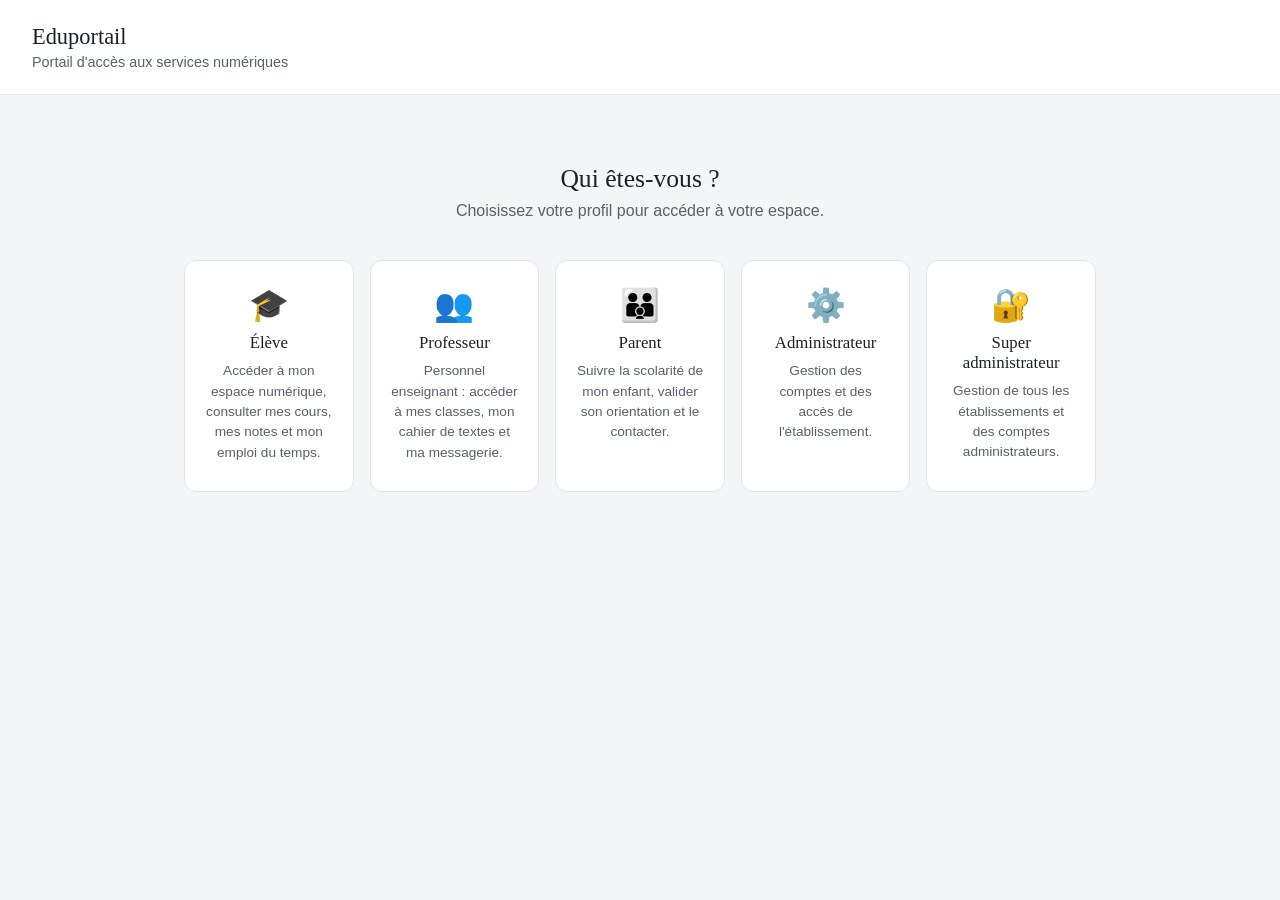
<file: index.html>
<!DOCTYPE html>
<html lang="fr">
<head>
  <meta charset="UTF-8">
  <title>Eduportail</title>
  <meta name="viewport" content="width=device-width, initial-scale=1.0">
  <link rel="stylesheet" href="css/styles.css">
</head>
<body>
  <header class="top-bar">
    <h1>Eduportail</h1>
    <p>Portail d'accès aux services numériques</p>
  </header>

  <main>
    <div class="intro">
      <h2>Qui êtes-vous ?</h2>
      <p>Choisissez votre profil pour accéder à votre espace.</p>
    </div>

    <div class="card-grid">
      <a class="card" href="espaces/eleve.html">
        <div class="icon">🎓</div>
        <h3>Élève</h3>
        <p>Accéder à mon espace numérique, consulter mes cours, mes notes et mon emploi du temps.</p>
      </a>

      <a class="card" href="espaces/professeur.html">
        <div class="icon">👥</div>
        <h3>Professeur</h3>
        <p>Personnel enseignant : accéder à mes classes, mon cahier de textes et ma messagerie.</p>
      </a>

      <a class="card" href="espaces/parent.html">
        <div class="icon">👪</div>
        <h3>Parent</h3>
        <p>Suivre la scolarité de mon enfant, valider son orientation et le contacter.</p>
      </a>

      <a class="card" href="espaces/administrateur.html">
        <div class="icon">⚙️</div>
        <h3>Administrateur</h3>
        <p>Gestion des comptes et des accès de l'établissement.</p>
      </a>

      <a class="card" href="espaces/super-administrateur.html">
        <div class="icon">🔐</div>
        <h3>Super administrateur</h3>
        <p>Gestion de tous les établissements et des comptes administrateurs.</p>
      </a>
    </div>
  </main>
</body>
</html>
</file>
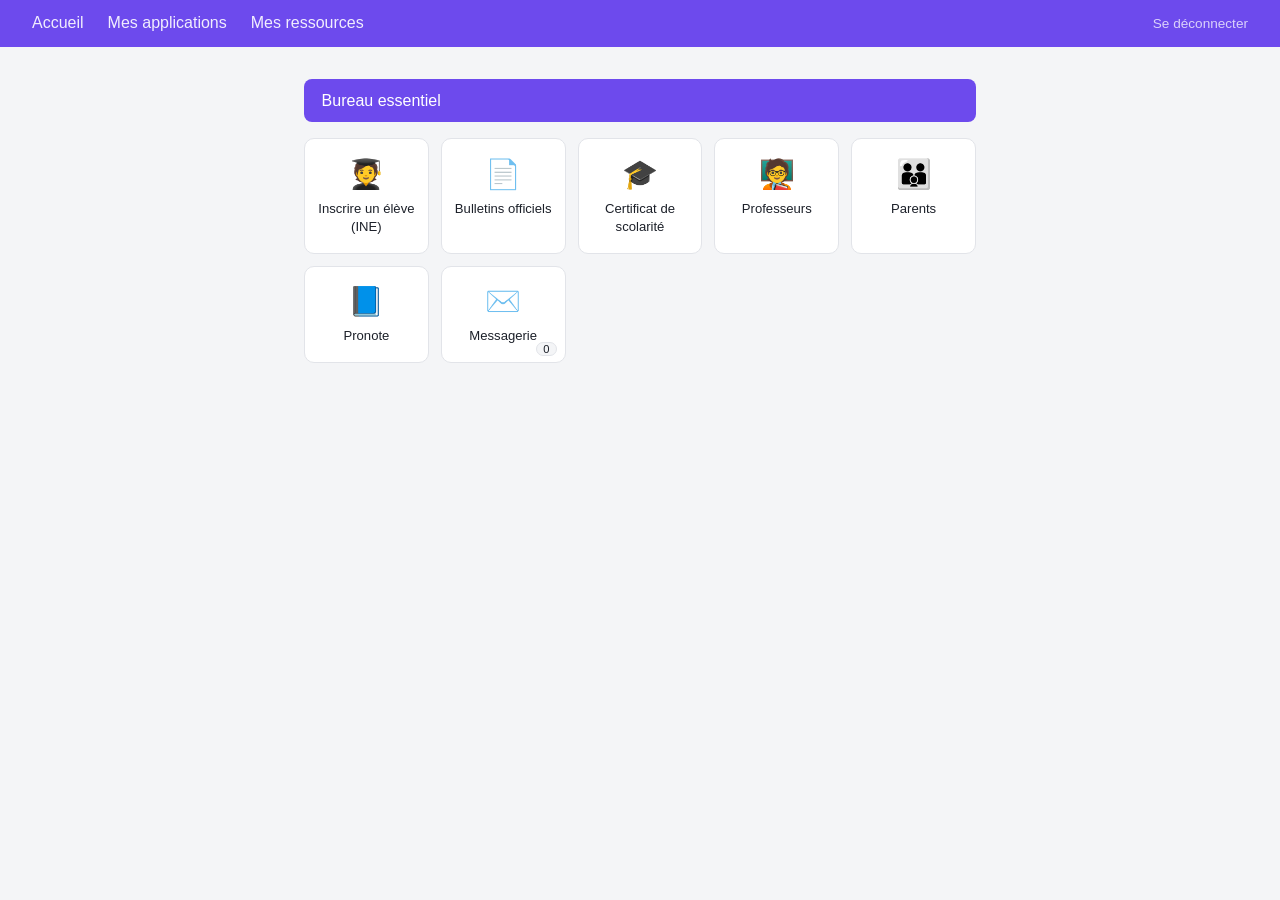
<file: administrateur-bureau.html>
<!DOCTYPE html>
<html lang="fr">
<head>
  <meta charset="UTF-8">
  <title>Eduportail — Bureau Administrateur</title>
  <meta name="viewport" content="width=device-width, initial-scale=1.0">
  <link rel="stylesheet" href="../css/styles.css">
</head>
<body class="espace-page theme-admin">
  <div class="bureau-topbar">
    <span>Accueil</span>
    <span>Mes applications</span>
    <span>Mes ressources</span>
    <a class="logout" href="../index.html">Se déconnecter</a>
  </div>

  <div class="bureau-body">
    <div class="section-label">Bureau essentiel</div>

    <div class="tile-grid">
      <a class="tile" href="#">
        <span class="icon">🧑‍🎓</span>
        <span class="label">Inscrire un élève (INE)</span>
      </a>

      <a class="tile" href="#">
        <span class="icon">📄</span>
        <span class="label">Bulletins officiels</span>
      </a>

      <a class="tile" href="#">
        <span class="icon">🎓</span>
        <span class="label">Certificat de scolarité</span>
      </a>

      <a class="tile" href="#">
        <span class="icon">🧑‍🏫</span>
        <span class="label">Professeurs</span>
      </a>

      <a class="tile" href="#">
        <span class="icon">👪</span>
        <span class="label">Parents</span>
      </a>

      <a class="tile" href="#">
        <span class="icon">📘</span>
        <span class="label">Pronote</span>
      </a>

      <a class="tile" href="#">
        <span class="icon">✉️</span>
        <span class="label">Messagerie</span>
        <span class="badge">0</span>
      </a>
    </div>
  </div>
</body>
</html>
</file>
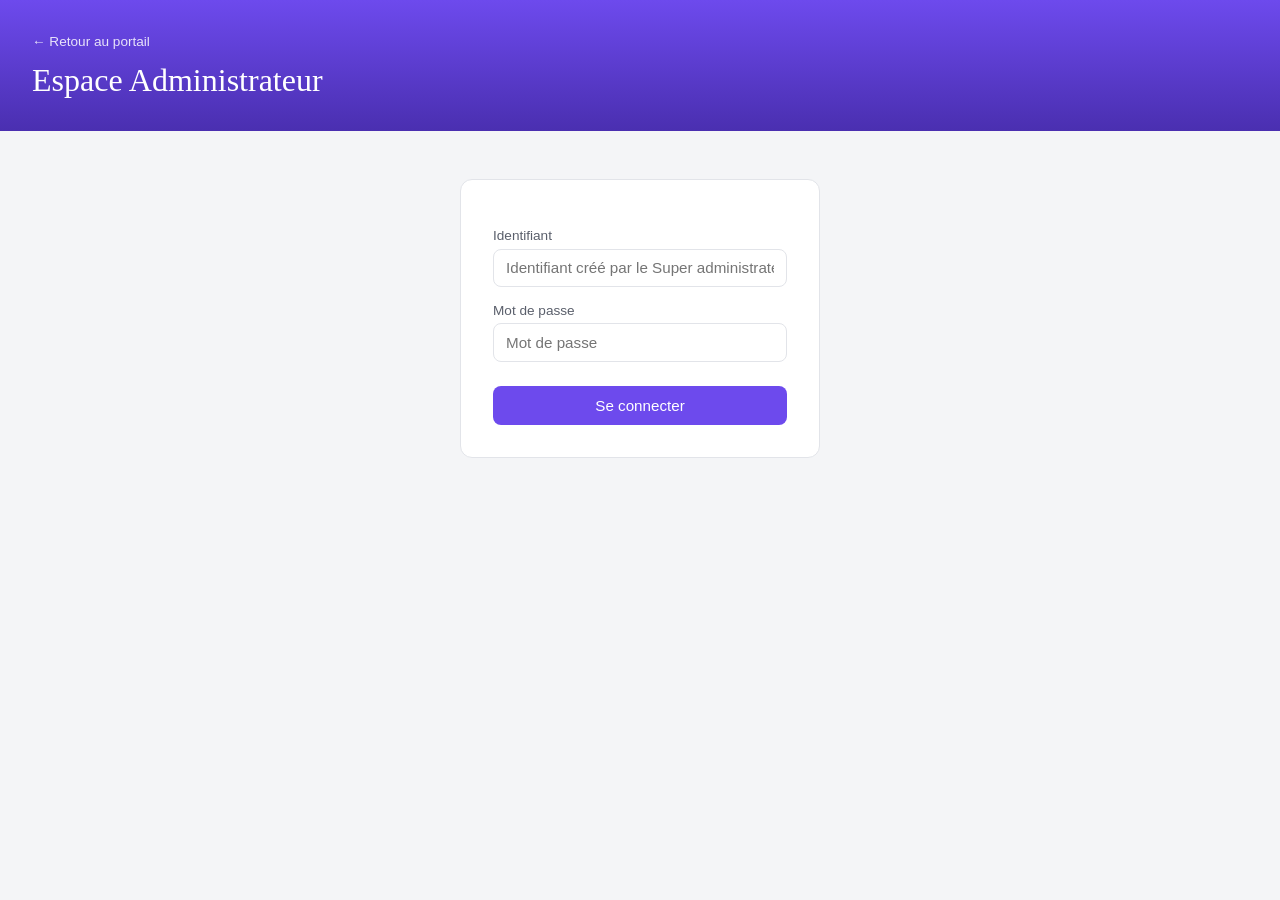
<file: administrateur.html>
<!DOCTYPE html>
<html lang="fr">
<head>
  <meta charset="UTF-8">
  <title>Eduportail — Espace Administrateur</title>
  <meta name="viewport" content="width=device-width, initial-scale=1.0">
  <link rel="stylesheet" href="../css/styles.css">
</head>
<body class="espace-page theme-admin">
  <div class="espace-header">
    <a class="back" href="../index.html">&larr; Retour au portail</a>
    <h1>Espace Administrateur</h1>
  </div>

  <div class="login-box">
    <form onsubmit="event.preventDefault(); window.location.href='administrateur-bureau.html';">
      <label for="identifiant">Identifiant</label>
      <input type="text" id="identifiant" name="identifiant" placeholder="Identifiant créé par le Super administrateur">

      <label for="mdp">Mot de passe</label>
      <input type="password" id="mdp" name="mdp" placeholder="Mot de passe">

      <button type="submit">Se connecter</button>
    </form>
  </div>
</body>
</html>
</file>
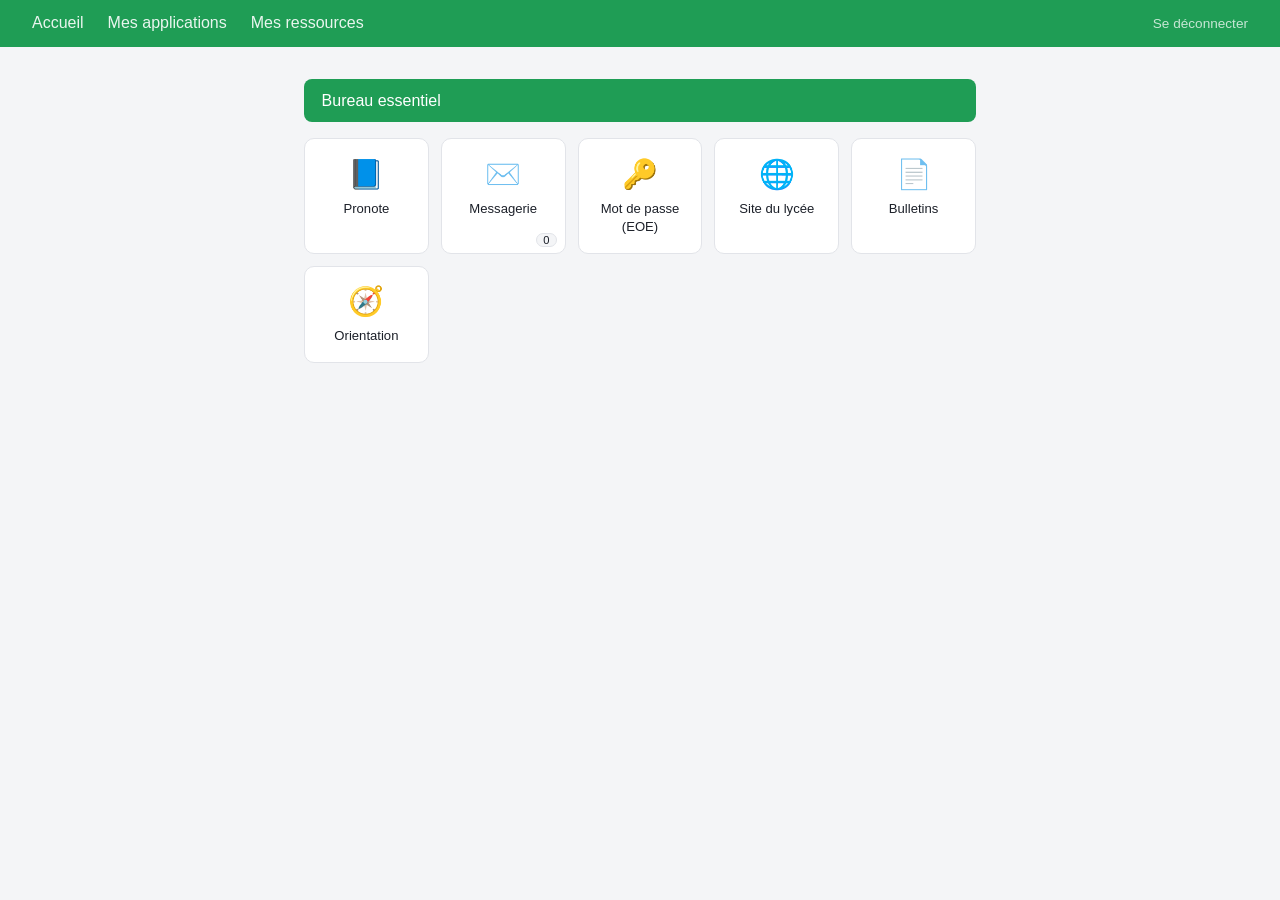
<file: eleve-bureau.html>
<!DOCTYPE html>
<html lang="fr">
<head>
  <meta charset="UTF-8">
  <title>Eduportail — Bureau Élève</title>
  <meta name="viewport" content="width=device-width, initial-scale=1.0">
  <link rel="stylesheet" href="../css/styles.css">
</head>
<body class="espace-page theme-eleve">
  <div class="bureau-topbar">
    <span>Accueil</span>
    <span>Mes applications</span>
    <span>Mes ressources</span>
    <a class="logout" href="../index.html">Se déconnecter</a>
  </div>

  <div class="bureau-body">
    <div class="section-label">Bureau essentiel</div>

    <div class="tile-grid">
      <a class="tile" href="#">
        <span class="icon">📘</span>
        <span class="label">Pronote</span>
      </a>

      <a class="tile" href="#">
        <span class="icon">✉️</span>
        <span class="label">Messagerie</span>
        <span class="badge">0</span>
      </a>

      <a class="tile" href="#">
        <span class="icon">🔑</span>
        <span class="label">Mot de passe (EOE)</span>
      </a>

      <a class="tile" href="#">
        <span class="icon">🌐</span>
        <span class="label">Site du lycée</span>
      </a>

      <a class="tile" href="#">
        <span class="icon">📄</span>
        <span class="label">Bulletins</span>
      </a>

      <a class="tile" href="#">
        <span class="icon">🧭</span>
        <span class="label">Orientation</span>
      </a>
    </div>
  </div>
</body>
</html>
</file>
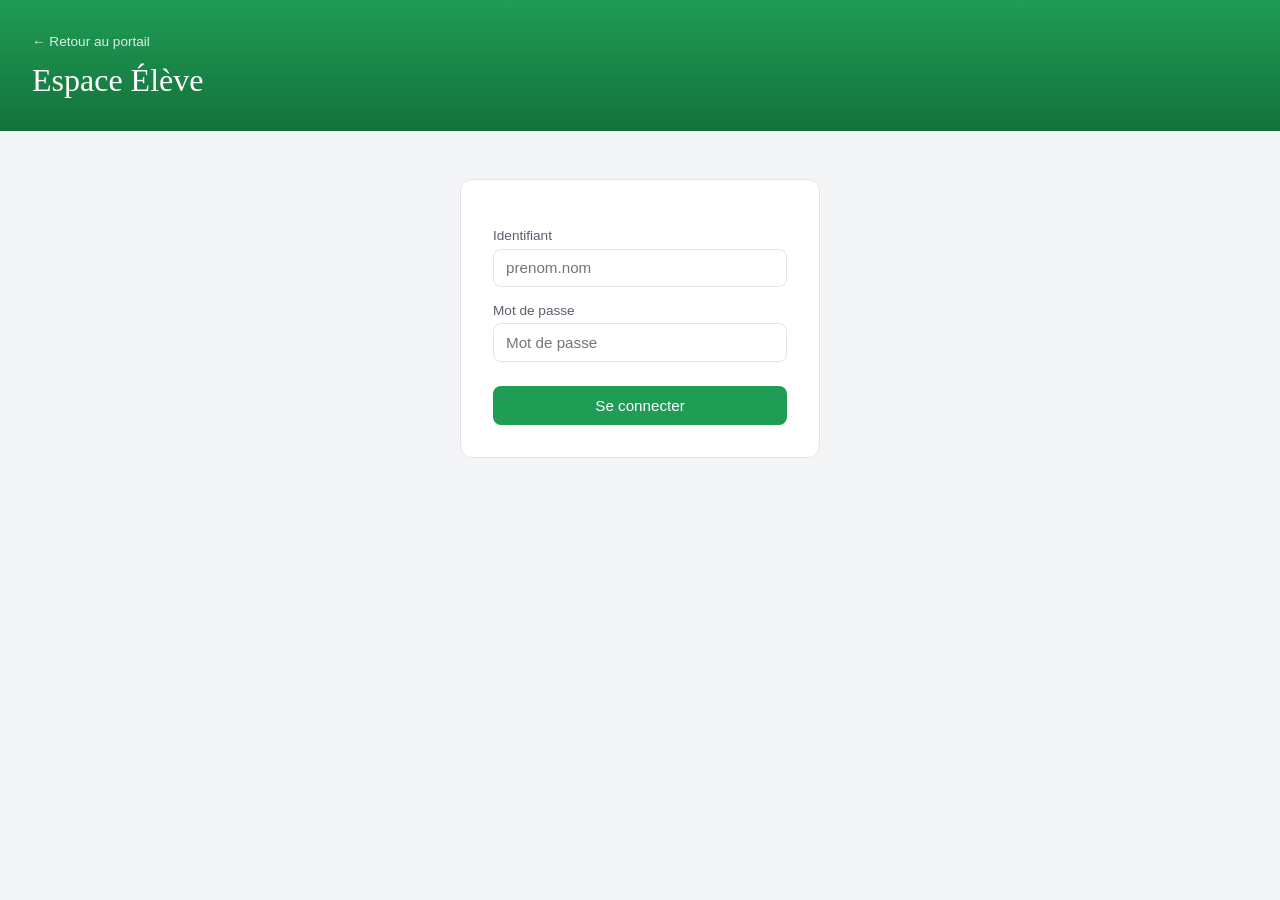
<file: eleve.html>
<!DOCTYPE html>
<html lang="fr">
<head>
  <meta charset="UTF-8">
  <title>Eduportail — Espace Élève</title>
  <meta name="viewport" content="width=device-width, initial-scale=1.0">
  <link rel="stylesheet" href="../css/styles.css">
</head>
<body class="espace-page theme-eleve">
  <div class="espace-header">
    <a class="back" href="../index.html">&larr; Retour au portail</a>
    <h1>Espace Élève</h1>
  </div>

  <div class="login-box">
    <form onsubmit="event.preventDefault(); window.location.href='eleve-bureau.html';">
      <label for="identifiant">Identifiant</label>
      <input type="text" id="identifiant" name="identifiant" placeholder="prenom.nom">

      <label for="mdp">Mot de passe</label>
      <input type="password" id="mdp" name="mdp" placeholder="Mot de passe">

      <button type="submit">Se connecter</button>
    </form>
  </div>
</body>
</html>
</file>
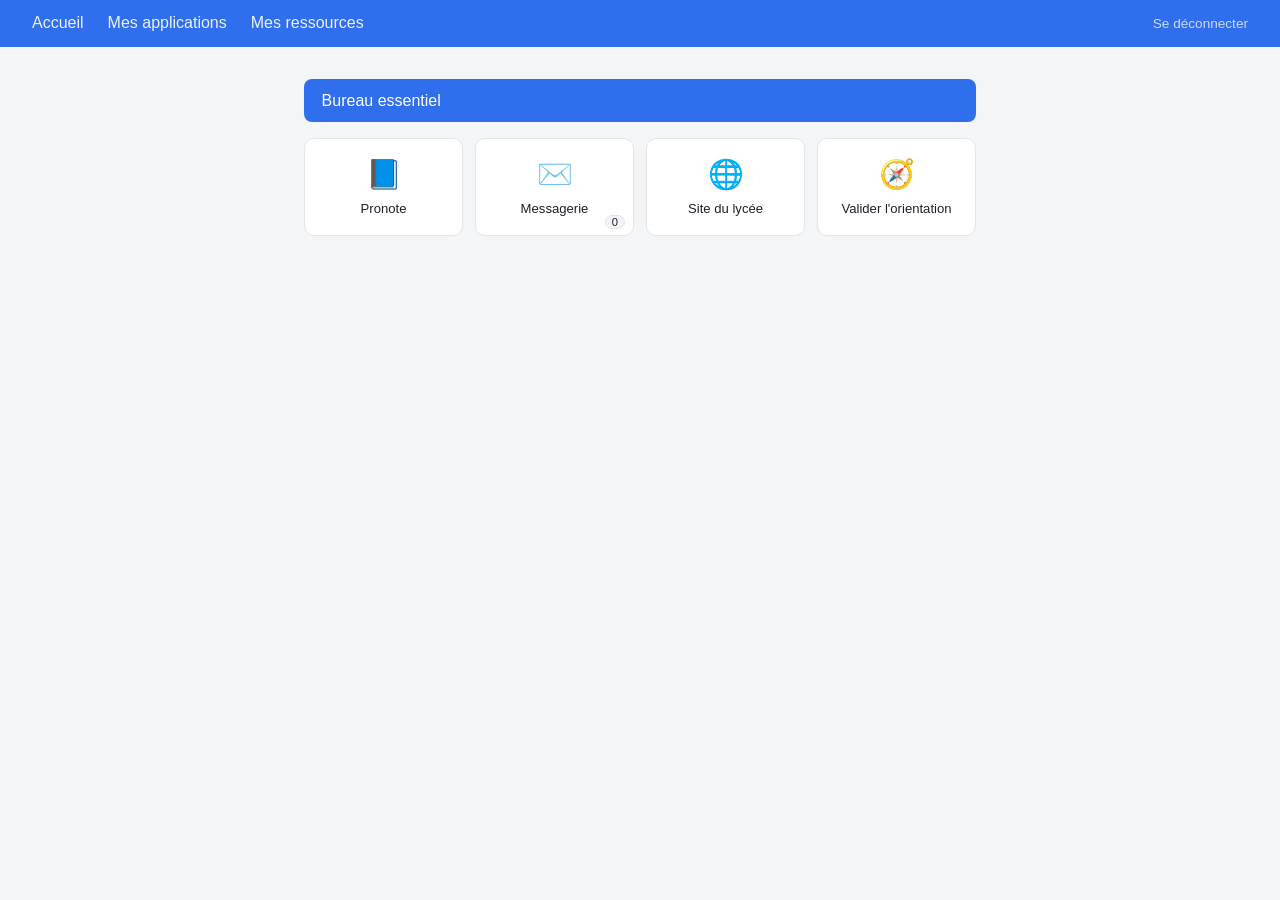
<file: parent-bureau.html>
<!DOCTYPE html>
<html lang="fr">
<head>
  <meta charset="UTF-8">
  <title>Eduportail — Bureau Parent</title>
  <meta name="viewport" content="width=device-width, initial-scale=1.0">
  <link rel="stylesheet" href="../css/styles.css">
</head>
<body class="espace-page theme-parent">
  <div class="bureau-topbar">
    <span>Accueil</span>
    <span>Mes applications</span>
    <span>Mes ressources</span>
    <a class="logout" href="../index.html">Se déconnecter</a>
  </div>

  <div class="bureau-body">
    <div class="section-label">Bureau essentiel</div>

    <div class="tile-grid">
      <a class="tile" href="#">
        <span class="icon">📘</span>
        <span class="label">Pronote</span>
      </a>

      <a class="tile" href="#">
        <span class="icon">✉️</span>
        <span class="label">Messagerie</span>
        <span class="badge">0</span>
      </a>

      <a class="tile" href="#">
        <span class="icon">🌐</span>
        <span class="label">Site du lycée</span>
      </a>

      <a class="tile" href="#">
        <span class="icon">🧭</span>
        <span class="label">Valider l'orientation</span>
      </a>
    </div>
  </div>
</body>
</html>
</file>
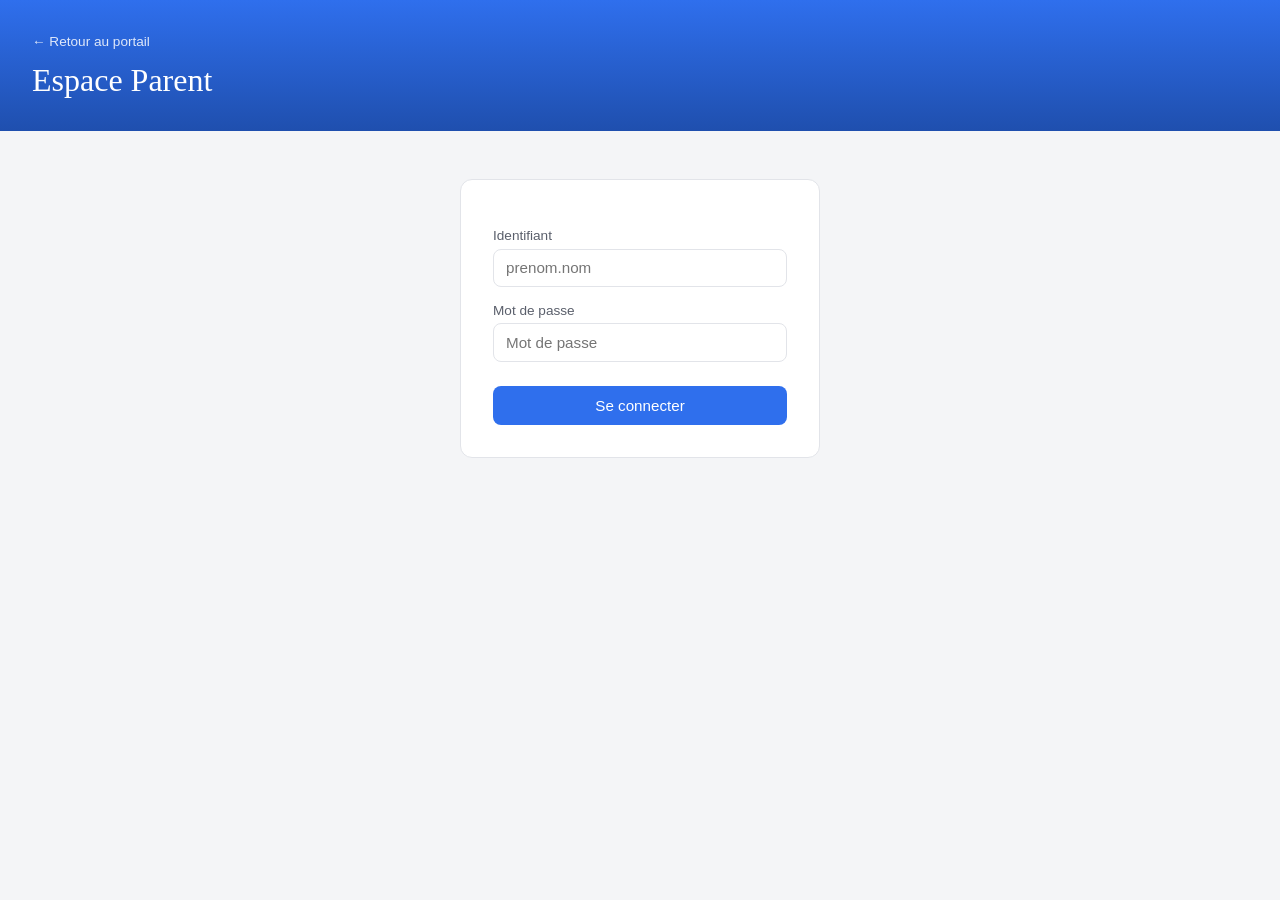
<file: parent.html>
<!DOCTYPE html>
<html lang="fr">
<head>
  <meta charset="UTF-8">
  <title>Eduportail — Espace Parent</title>
  <meta name="viewport" content="width=device-width, initial-scale=1.0">
  <link rel="stylesheet" href="../css/styles.css">
</head>
<body class="espace-page theme-parent">
  <div class="espace-header">
    <a class="back" href="../index.html">&larr; Retour au portail</a>
    <h1>Espace Parent</h1>
  </div>

  <div class="login-box">
    <form onsubmit="event.preventDefault(); window.location.href='parent-bureau.html';">
      <label for="identifiant">Identifiant</label>
      <input type="text" id="identifiant" name="identifiant" placeholder="prenom.nom">

      <label for="mdp">Mot de passe</label>
      <input type="password" id="mdp" name="mdp" placeholder="Mot de passe">

      <button type="submit">Se connecter</button>
    </form>
  </div>
</body>
</html>
</file>
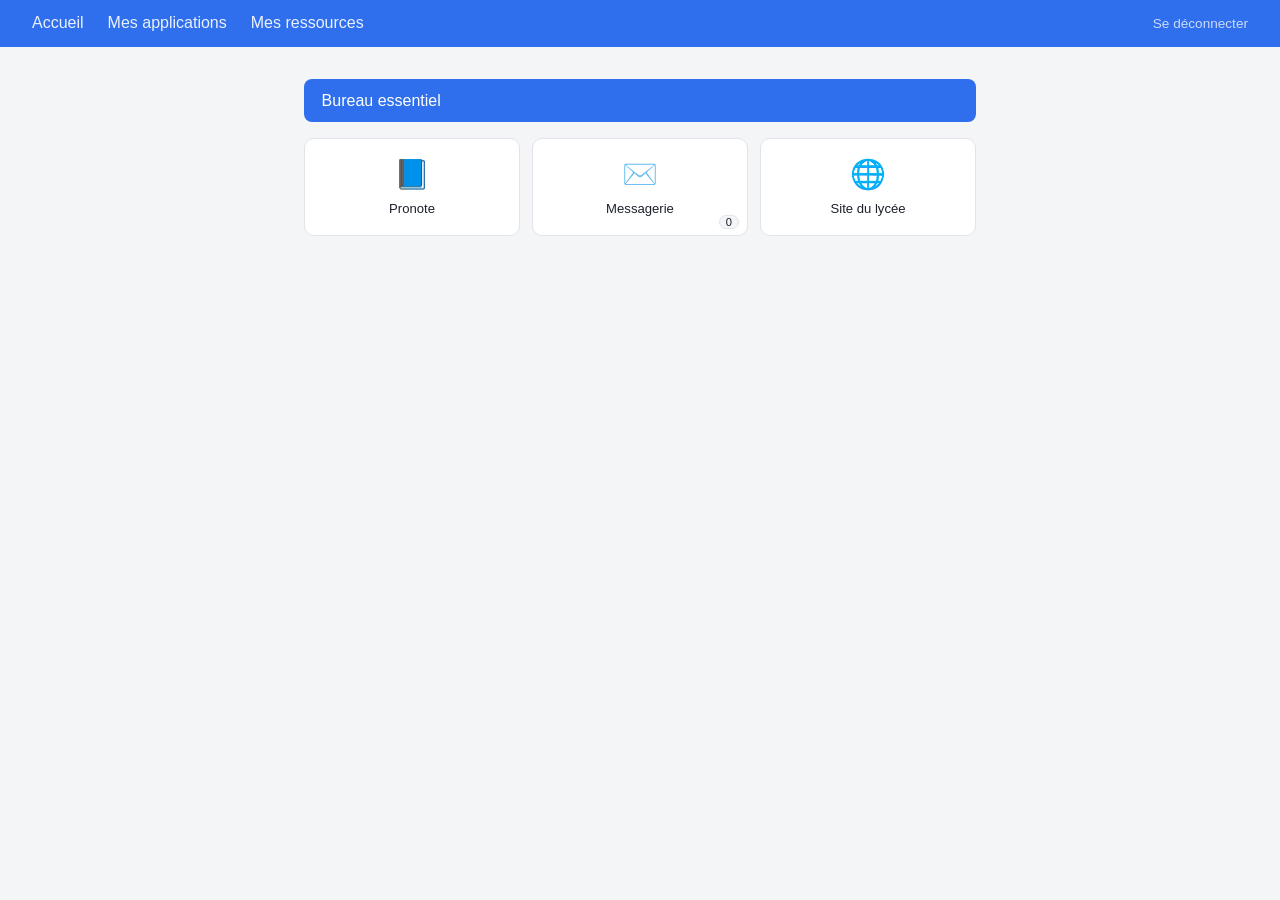
<file: professeur-bureau.html>
<!DOCTYPE html>
<html lang="fr">
<head>
  <meta charset="UTF-8">
  <title>Eduportail — Bureau Professeur</title>
  <meta name="viewport" content="width=device-width, initial-scale=1.0">
  <link rel="stylesheet" href="../css/styles.css">
</head>
<body class="espace-page theme-professeur">
  <div class="bureau-topbar">
    <span>Accueil</span>
    <span>Mes applications</span>
    <span>Mes ressources</span>
    <a class="logout" href="../index.html">Se déconnecter</a>
  </div>

  <div class="bureau-body">
    <div class="section-label">Bureau essentiel</div>

    <div class="tile-grid">
      <a class="tile" href="#">
        <span class="icon">📘</span>
        <span class="label">Pronote</span>
      </a>

      <a class="tile" href="#">
        <span class="icon">✉️</span>
        <span class="label">Messagerie</span>
        <span class="badge">0</span>
      </a>

      <a class="tile" href="#">
        <span class="icon">🌐</span>
        <span class="label">Site du lycée</span>
      </a>
    </div>
  </div>
</body>
</html>
</file>
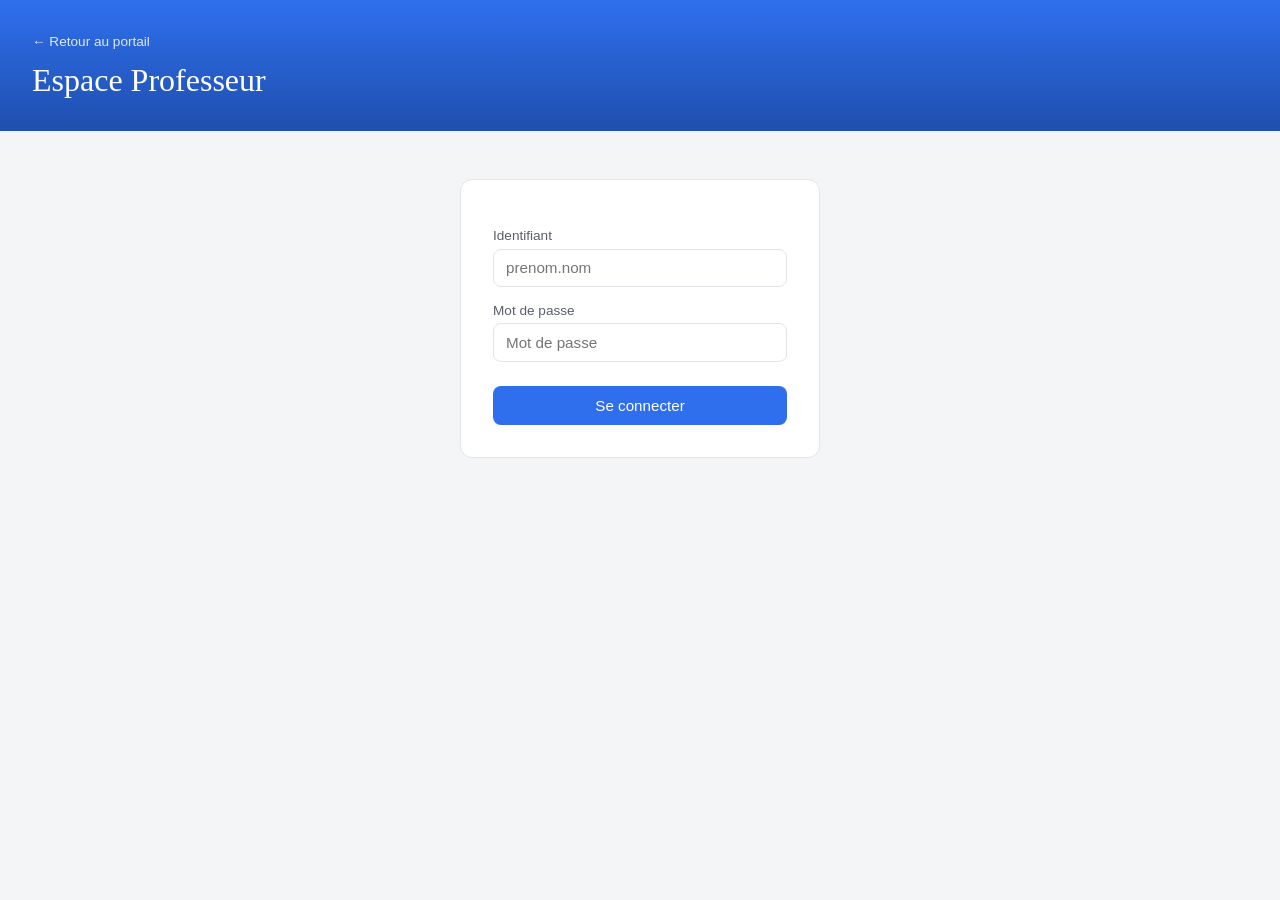
<file: professeur.html>
<!DOCTYPE html>
<html lang="fr">
<head>
  <meta charset="UTF-8">
  <title>Eduportail — Espace Professeur</title>
  <meta name="viewport" content="width=device-width, initial-scale=1.0">
  <link rel="stylesheet" href="../css/styles.css">
</head>
<body class="espace-page theme-professeur">
  <div class="espace-header">
    <a class="back" href="../index.html">&larr; Retour au portail</a>
    <h1>Espace Professeur</h1>
  </div>

  <div class="login-box">
    <form onsubmit="event.preventDefault(); window.location.href='professeur-bureau.html';">
      <label for="identifiant">Identifiant</label>
      <input type="text" id="identifiant" name="identifiant" placeholder="prenom.nom">

      <label for="mdp">Mot de passe</label>
      <input type="password" id="mdp" name="mdp" placeholder="Mot de passe">

      <button type="submit">Se connecter</button>
    </form>
  </div>
</body>
</html>
</file>
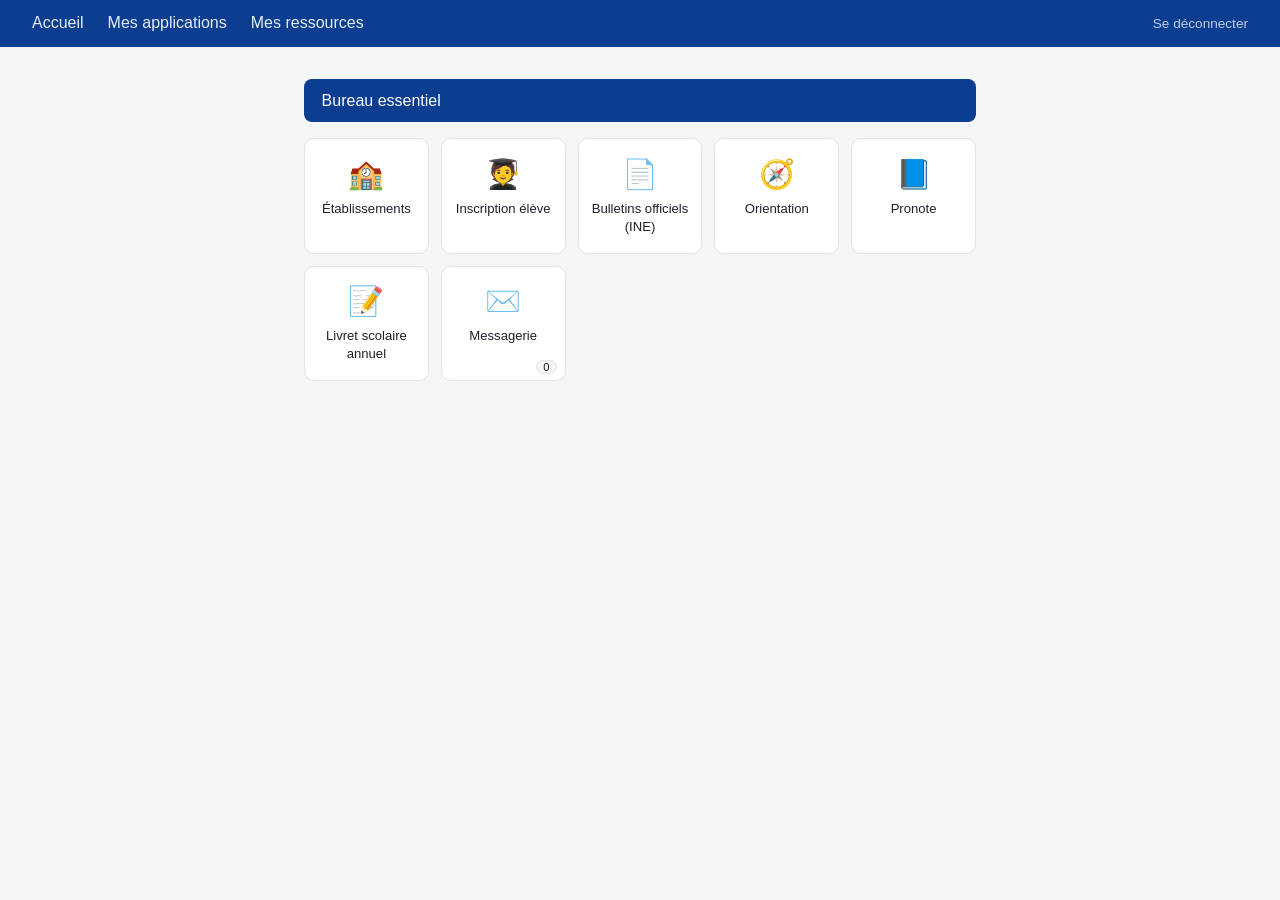
<file: super-administrateur-bureau.html>
<!DOCTYPE html>
<html lang="fr">
<head>
  <meta charset="UTF-8">
  <title>Eduportail — Bureau Super administrateur</title>
  <meta name="viewport" content="width=device-width, initial-scale=1.0">
  <link rel="stylesheet" href="../css/styles.css">
</head>
<body class="espace-page theme-super">
  <div class="bureau-topbar">
    <span>Accueil</span>
    <span>Mes applications</span>
    <span>Mes ressources</span>
    <a class="logout" href="../index.html">Se déconnecter</a>
  </div>

  <div class="bureau-body">
    <div class="section-label">Bureau essentiel</div>

    <div class="tile-grid">
      <a class="tile" href="#">
        <span class="icon">🏫</span>
        <span class="label">Établissements</span>
      </a>

      <a class="tile" href="#">
        <span class="icon">🧑‍🎓</span>
        <span class="label">Inscription élève</span>
      </a>

      <a class="tile" href="#">
        <span class="icon">📄</span>
        <span class="label">Bulletins officiels (INE)</span>
      </a>

      <a class="tile" href="#">
        <span class="icon">🧭</span>
        <span class="label">Orientation</span>
      </a>

      <a class="tile" href="#">
        <span class="icon">📘</span>
        <span class="label">Pronote</span>
      </a>

      <a class="tile" href="#">
        <span class="icon">📝</span>
        <span class="label">Livret scolaire annuel</span>
      </a>

      <a class="tile" href="#">
        <span class="icon">✉️</span>
        <span class="label">Messagerie</span>
        <span class="badge">0</span>
      </a>
    </div>
  </div>
</body>
</html>
</file>
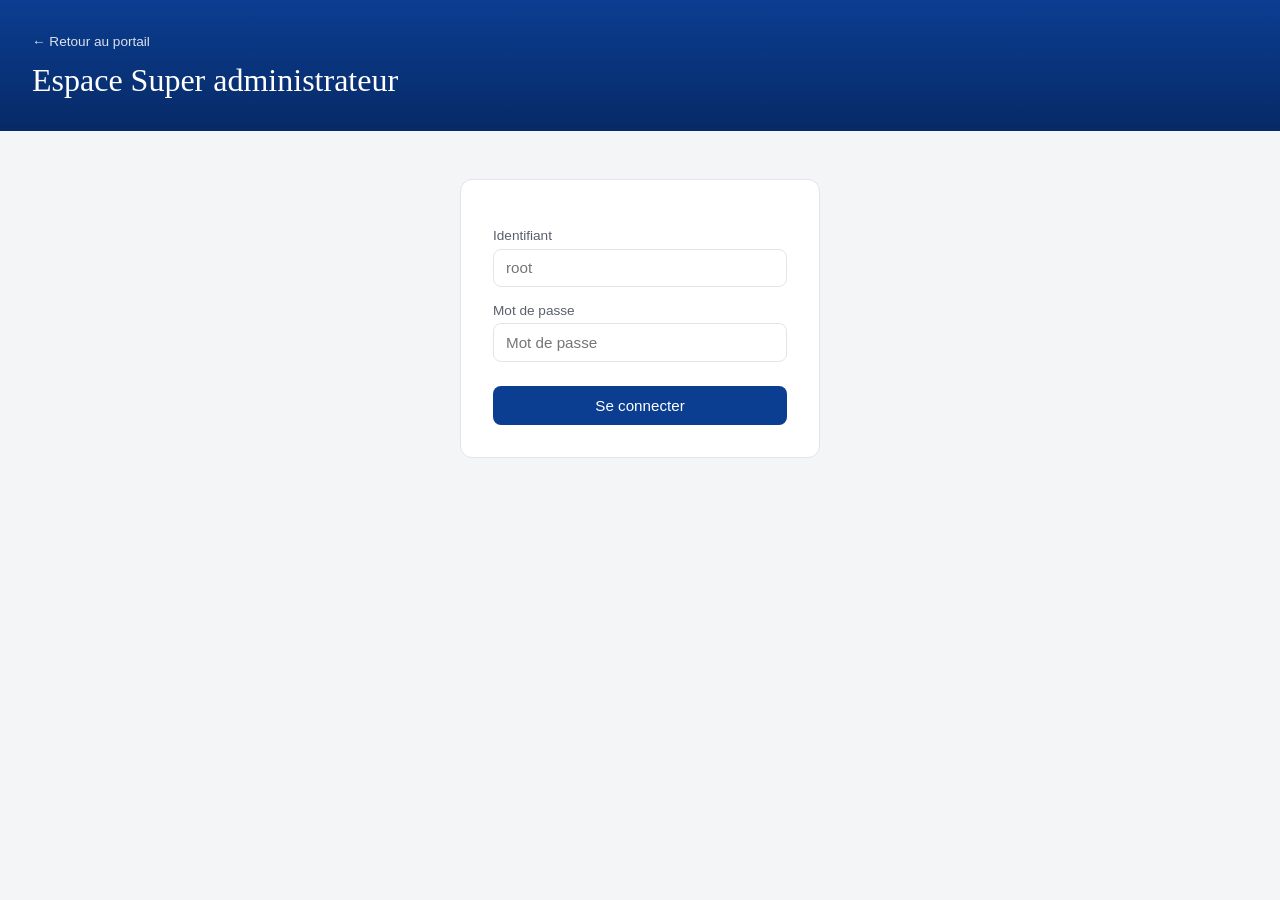
<file: super-administrateur.html>
<!DOCTYPE html>
<html lang="fr">
<head>
  <meta charset="UTF-8">
  <title>Eduportail — Espace Super administrateur</title>
  <meta name="viewport" content="width=device-width, initial-scale=1.0">
  <link rel="stylesheet" href="../css/styles.css">
</head>
<body class="espace-page theme-super">
  <div class="espace-header">
    <a class="back" href="../index.html">&larr; Retour au portail</a>
    <h1>Espace Super administrateur</h1>
  </div>

  <div class="login-box">
    <form onsubmit="event.preventDefault(); window.location.href='super-administrateur-bureau.html';">
      <label for="identifiant">Identifiant</label>
      <input type="text" id="identifiant" name="identifiant" placeholder="root">

      <label for="mdp">Mot de passe</label>
      <input type="password" id="mdp" name="mdp" placeholder="Mot de passe">

      <button type="submit">Se connecter</button>
    </form>
  </div>
</body>
</html>
</file>
<file: css/styles.css>
:root {
  --bg: #f4f5f7;
  --surface: #ffffff;
  --border: #e2e4e9;
  --text-primary: #1c2029;
  --text-secondary: #5a5f6b;
  --accent: #1d4ed8;

  --violet: #6d4aed;
  --violet-dark: #4a2fb0;
  --bleu: #2f6fed;
  --bleu-dark: #1f4fae;
  --vert: #1f9d55;
  --vert-dark: #14713c;
  --cobalt: #0b3d91;
  --cobalt-dark: #072a66;
}

* {
  box-sizing: border-box;
}

body {
  margin: 0;
  font-family: -apple-system, "Segoe UI", Roboto, sans-serif;
  background: var(--bg);
  color: var(--text-primary);
}

header.top-bar {
  padding: 1.5rem 2rem;
  border-bottom: 1px solid var(--border);
  background: var(--surface);
}

header.top-bar h1 {
  font-family: Georgia, "Times New Roman", serif;
  font-size: 1.4rem;
  font-weight: 500;
  margin: 0;
}

header.top-bar p {
  margin: 4px 0 0;
  font-size: 0.9rem;
  color: var(--text-secondary);
}

main {
  max-width: 960px;
  margin: 0 auto;
  padding: 3rem 1.5rem;
}

.intro {
  text-align: center;
  margin-bottom: 2.5rem;
}

.intro h2 {
  font-family: Georgia, "Times New Roman", serif;
  font-size: 1.6rem;
  font-weight: 500;
  margin-bottom: 0.5rem;
}

.intro p {
  color: var(--text-secondary);
  margin: 0;
}

.card-grid {
  display: grid;
  grid-template-columns: repeat(auto-fit, minmax(160px, 1fr));
  gap: 1rem;
}

.card {
  background: var(--surface);
  border: 1px solid var(--border);
  border-radius: 12px;
  padding: 1.75rem 1.25rem;
  text-align: center;
  text-decoration: none;
  color: inherit;
  transition: border-color 0.15s ease;
}

.card:hover {
  border-color: var(--text-secondary);
}

.card .icon {
  font-size: 2rem;
  line-height: 1;
  margin-bottom: 0.75rem;
}

.card h3 {
  font-family: Georgia, "Times New Roman", serif;
  font-weight: 500;
  font-size: 1.05rem;
  margin: 0 0 0.5rem;
}

.card p {
  font-size: 0.85rem;
  color: var(--text-secondary);
  line-height: 1.5;
  margin: 0;
}

/* Pages d'espace */
.espace-page {
  min-height: 100vh;
}

.espace-header {
  padding: 2rem;
  color: #fff;
}

.espace-header a.back {
  color: rgba(255, 255, 255, 0.85);
  font-size: 0.85rem;
  text-decoration: none;
}

.espace-header h1 {
  font-family: Georgia, "Times New Roman", serif;
  font-weight: 500;
  margin: 0.75rem 0 0;
}

.login-box {
  max-width: 360px;
  margin: 3rem auto;
  background: var(--surface);
  border: 1px solid var(--border);
  border-radius: 12px;
  padding: 2rem;
}

.login-box label {
  display: block;
  font-size: 0.85rem;
  color: var(--text-secondary);
  margin: 1rem 0 0.35rem;
}

.login-box input {
  width: 100%;
  padding: 0.6rem 0.75rem;
  border: 1px solid var(--border);
  border-radius: 8px;
  font-size: 0.95rem;
}

.login-box button {
  width: 100%;
  margin-top: 1.5rem;
  padding: 0.7rem;
  border: none;
  border-radius: 8px;
  color: #fff;
  font-size: 0.95rem;
  cursor: pointer;
}

.theme-eleve .espace-header,
.theme-eleve .login-box button { background: var(--vert); }
.theme-eleve .espace-header { background: linear-gradient(var(--vert), var(--vert-dark)); }

.theme-professeur .espace-header { background: linear-gradient(var(--bleu), var(--bleu-dark)); }
.theme-professeur .login-box button { background: var(--bleu); }

.theme-parent .espace-header { background: linear-gradient(var(--bleu), var(--bleu-dark)); }
.theme-parent .login-box button { background: var(--bleu); }

.theme-admin .espace-header { background: linear-gradient(var(--violet), var(--violet-dark)); }
.theme-admin .login-box button { background: var(--violet); }

.theme-super .espace-header { background: linear-gradient(var(--cobalt), var(--cobalt-dark)); }
.theme-super .login-box button { background: var(--cobalt); }

.theme-eleve .bureau-topbar, .theme-eleve .section-label { background: var(--vert); }
.theme-professeur .bureau-topbar, .theme-professeur .section-label { background: var(--bleu); }
.theme-parent .bureau-topbar, .theme-parent .section-label { background: var(--bleu); }
.theme-admin .bureau-topbar, .theme-admin .section-label { background: var(--violet); }
.theme-super .bureau-topbar, .theme-super .section-label { background: var(--cobalt); }

/* Bureau d'applications (page après connexion) */
.bureau-topbar {
  padding: 0.9rem 2rem;
  display: flex;
  align-items: center;
  gap: 1.5rem;
  color: rgba(255,255,255,0.9);
}

.bureau-topbar .logout {
  margin-left: auto;
  color: rgba(255,255,255,0.75);
  text-decoration: none;
  font-size: 0.85rem;
}

.bureau-body {
  max-width: 720px;
  margin: 0 auto;
  padding: 2rem 1.5rem;
}

.section-label {
  display: flex;
  align-items: center;
  gap: 10px;
  color: #fff;
  padding: 0.8rem 1.1rem;
  border-radius: 8px;
  font-weight: 500;
  margin-bottom: 1rem;
}

.tile-grid {
  display: grid;
  grid-template-columns: repeat(auto-fit, minmax(110px, 1fr));
  gap: 12px;
}

.tile {
  background: var(--surface);
  border: 1px solid var(--border);
  border-radius: 10px;
  padding: 1.1rem 0.5rem;
  text-align: center;
  text-decoration: none;
  color: var(--text-primary);
  position: relative;
}

.tile .icon {
  font-size: 1.8rem;
  display: block;
  margin-bottom: 0.5rem;
}

.tile span.label {
  font-size: 0.82rem;
}

.tile .badge {
  position: absolute;
  bottom: 6px;
  right: 8px;
  background: var(--bg);
  border: 1px solid var(--border);
  border-radius: 10px;
  font-size: 0.7rem;
  padding: 0 6px;
}
</file>
